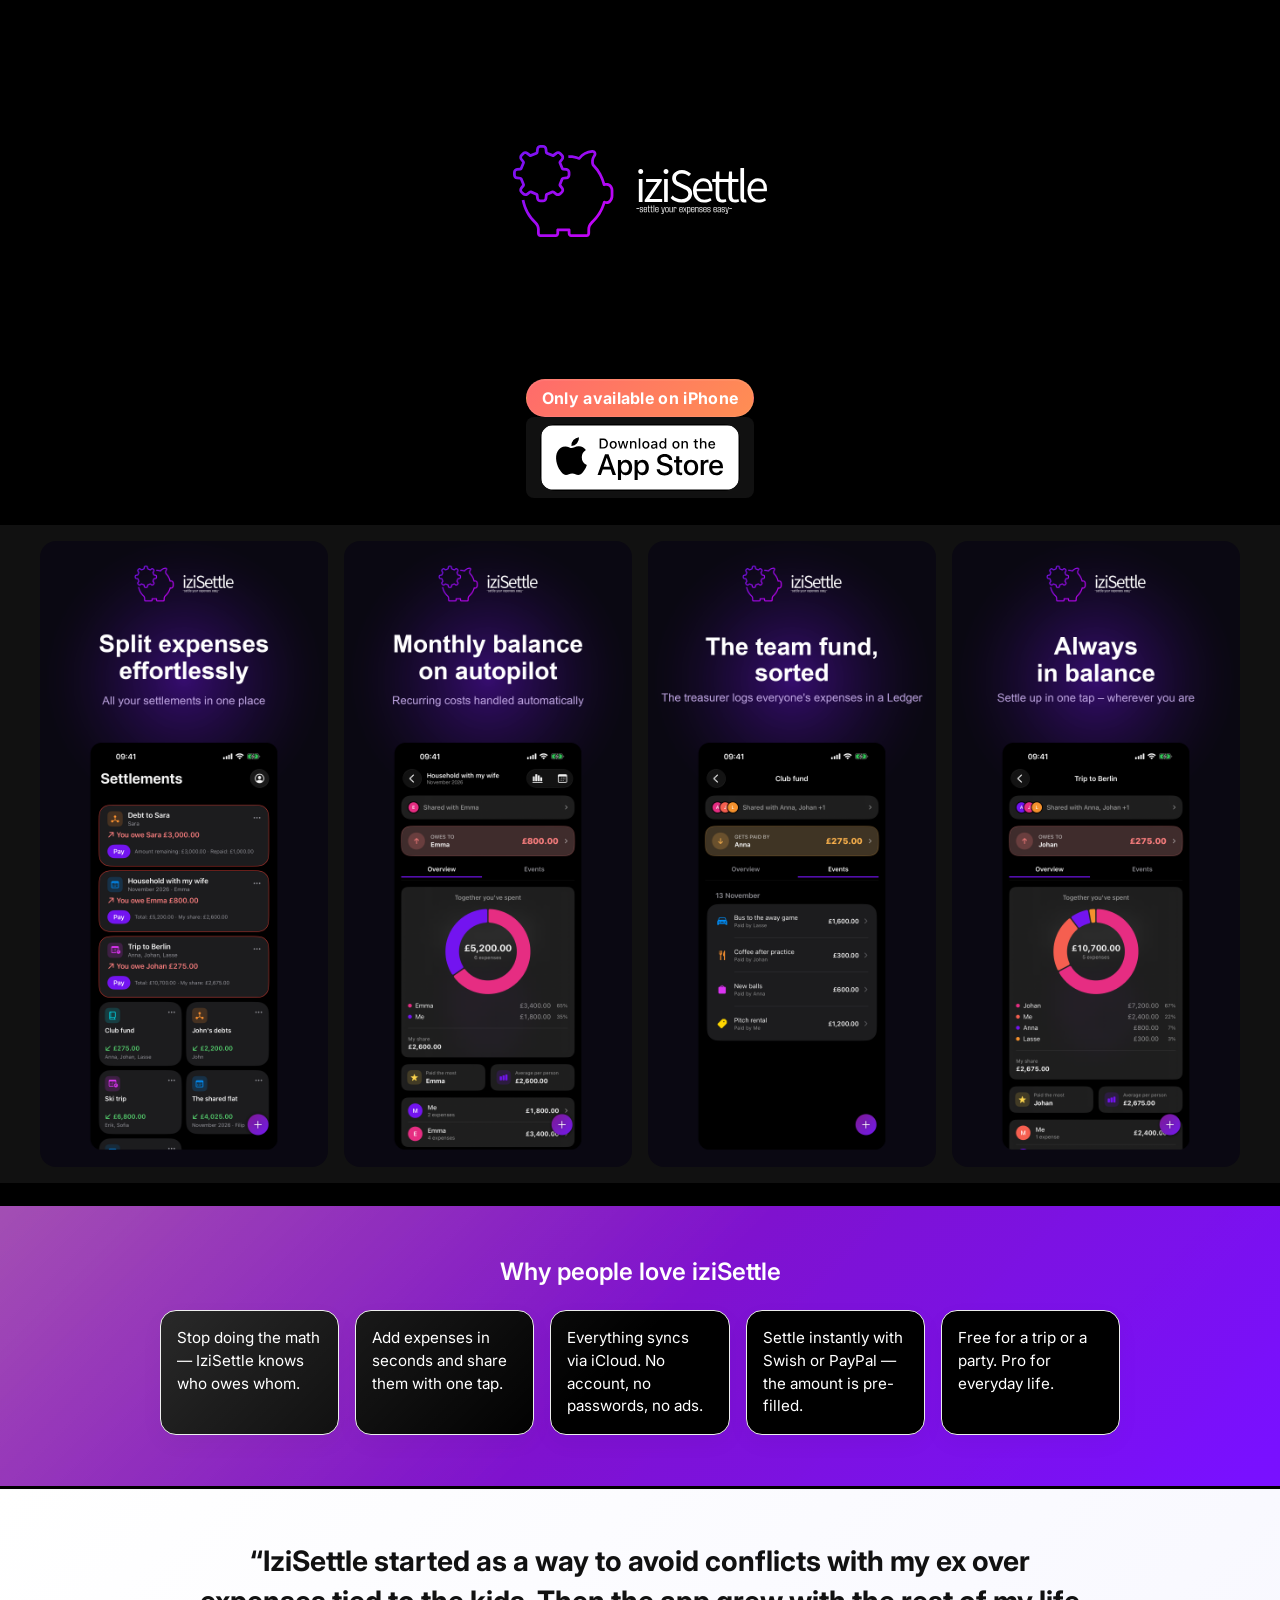
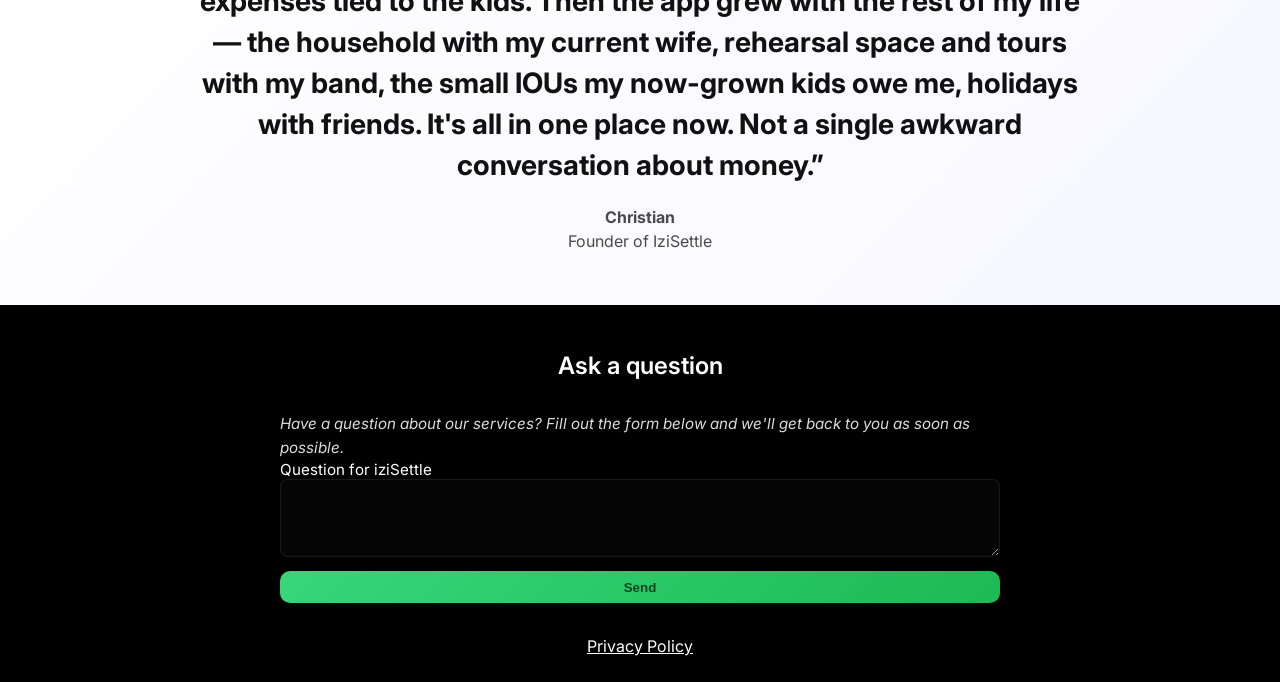
<file: index.html>
<!doctype html>
<html lang="en">
  <head>
    <meta charset="UTF-8" />
    <meta name="viewport" content="width=device-width, initial-scale=1.0" />
    <title>iziSettle -settle your expenses easy-</title>
    <link rel="icon" href="images/logo.png" type="image/png" />
    <link rel="stylesheet" href="index.css" />
    <script type="module" src="js/brandHeader.js"></script>
    <script type="module" src="js/form.js"></script>
    <script type="module" src="js/appStoreLink.js"></script>
    <script type="module" src="js/imageGallery.js"></script>
    <script type="module" src="js/languagePrompt.js"></script>
    <script type="module" src="js/valueStrip.js"></script>
    <script type="module" src="js/quote.js"></script>
    <meta property="og:title" content="IziSettle" />
    <meta property="og:image" content="https://izisettle.com/images/logo.png" />
  </head>
  <body>
    <main>
      <brand-header></brand-header>
      <app-store-link language="en"></app-store-link>
      <app-gallery language="en"></app-gallery>
      <value-strip language="en"></value-strip>
      <quote-card language="en"></quote-card>
      <faq-comp language="en"></faq-comp>
      <contact-form language="en"></contact-form>
      <a href="privacy/">Privacy Policy</a>
    </main>
  </body>
</html>
</file>
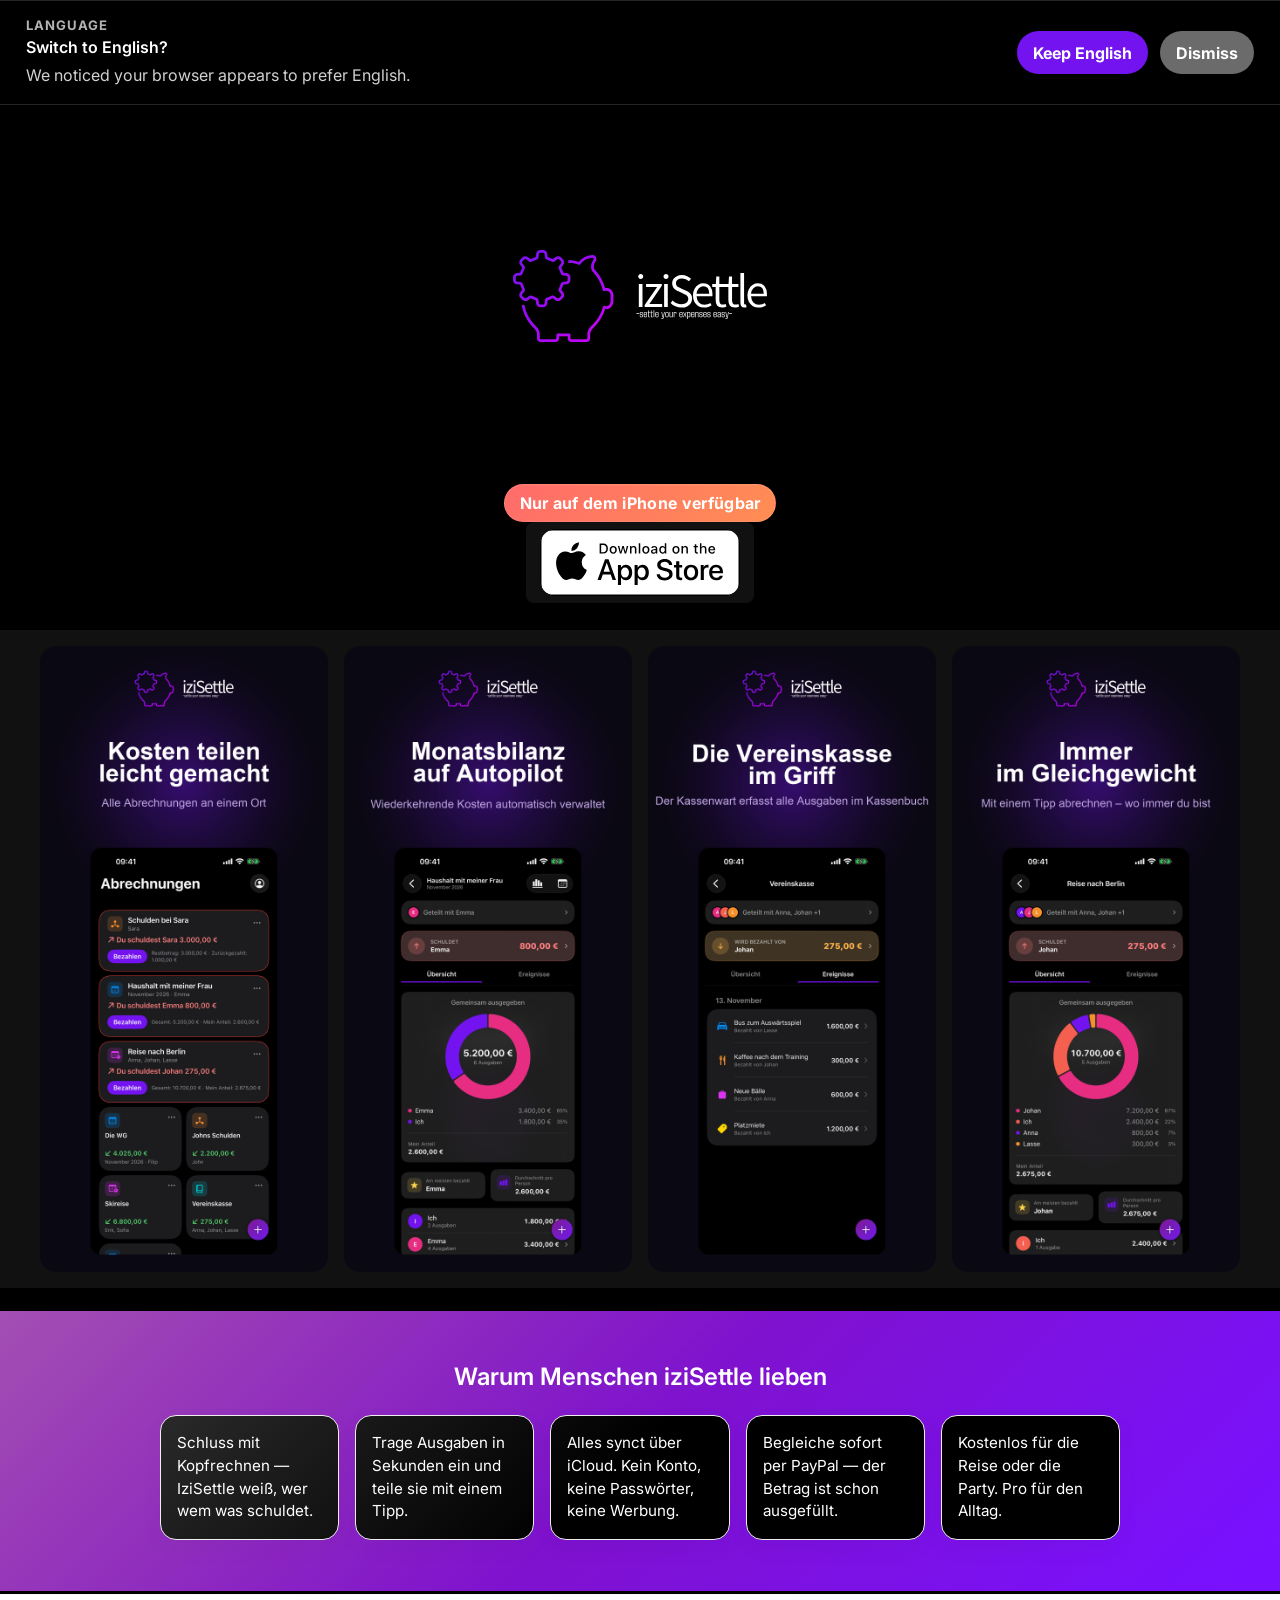
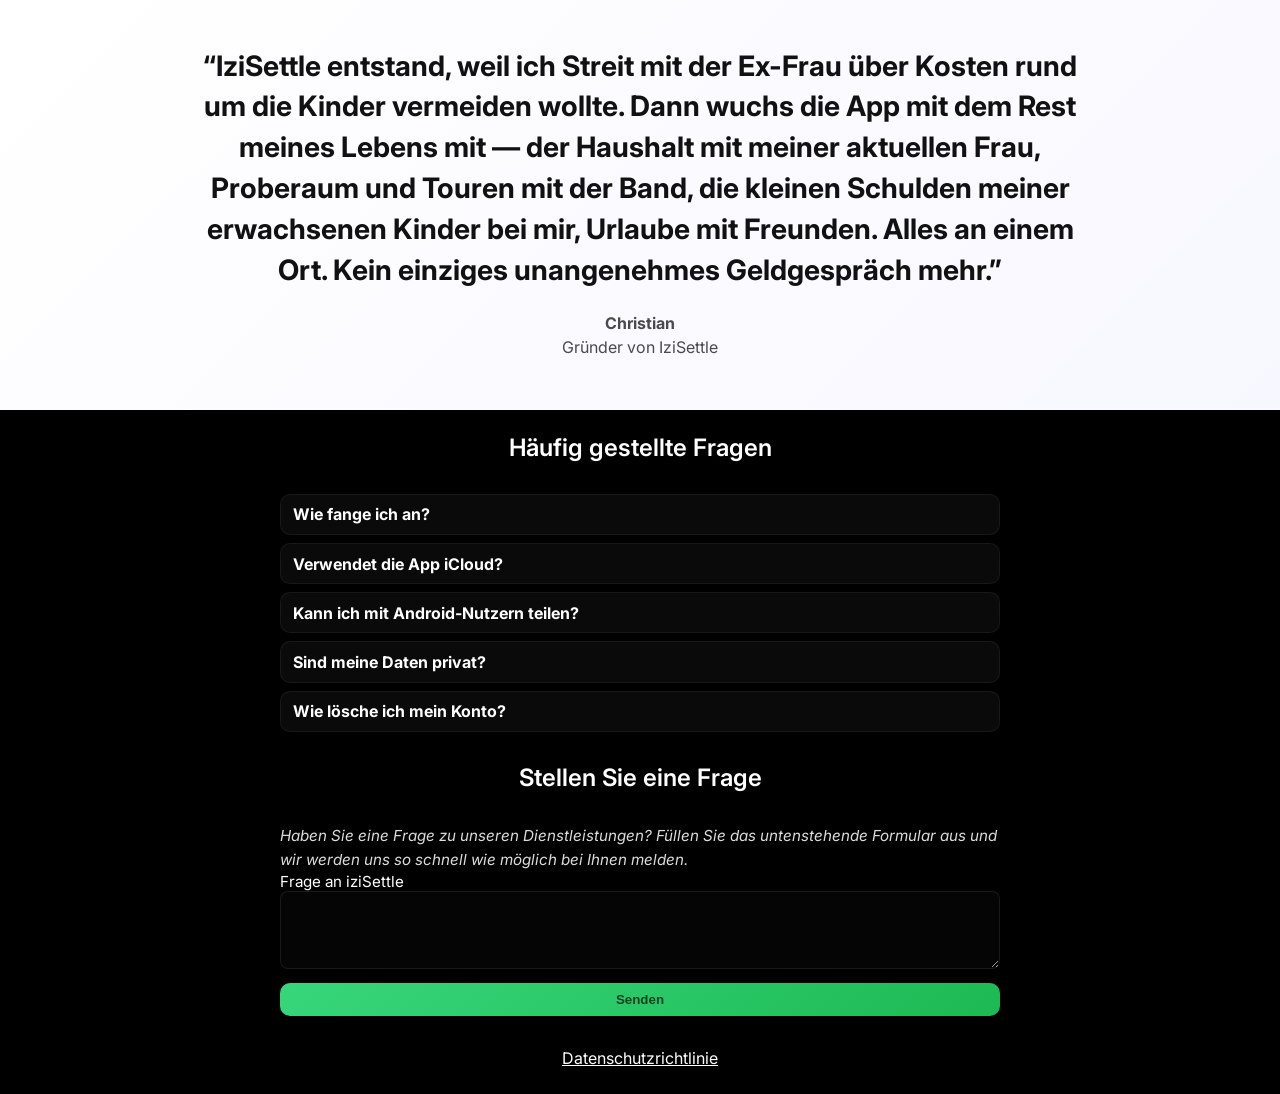
<file: de/index.html>
<!doctype html>
<html lang="de">
  <head>
    <meta charset="UTF-8" />
    <meta name="viewport" content="width=device-width, initial-scale=1.0" />
    <title>IziSettle -- settle your expenses with ease --</title>
    <link rel="icon" href="../images/logo.png" type="image/png" />
    <link rel="stylesheet" href="../index.css" />
    <script type="module" src="../js/form.js"></script>
    <script type="module" src="../js/faq.js"></script>
    <script type="module" src="../js/imageGallery.js"></script>
    <script type="module" src="../js/appStoreLink.js"></script>
    <script type="module" src="../js/languagePrompt.js"></script>
    <script type="module" src="../js/valueStrip.js"></script>
    <script type="module" src="../js/quote.js"></script>
    <script type="module" src="../js/brandHeader.js"></script>
    <meta property="og:title" content="IziSettle" />
    <meta property="og:image" content="https://izisettle.com/images/logo.png" />
  </head>
  <body>
    <main>
      <brand-header></brand-header>
      <app-store-link
        language="de"
        image-path="../images/appstore.svg"
      ></app-store-link>

      <app-gallery language="de"></app-gallery>
      <value-strip language="de"></value-strip>
      <quote-card language="de"></quote-card>
      <faq-comp language="de"></faq-comp>
      <contact-form language="de"></contact-form>
      <a href="privacy/">Datenschutzrichtlinie</a>
    </main>
  </body>
</html>
</file>
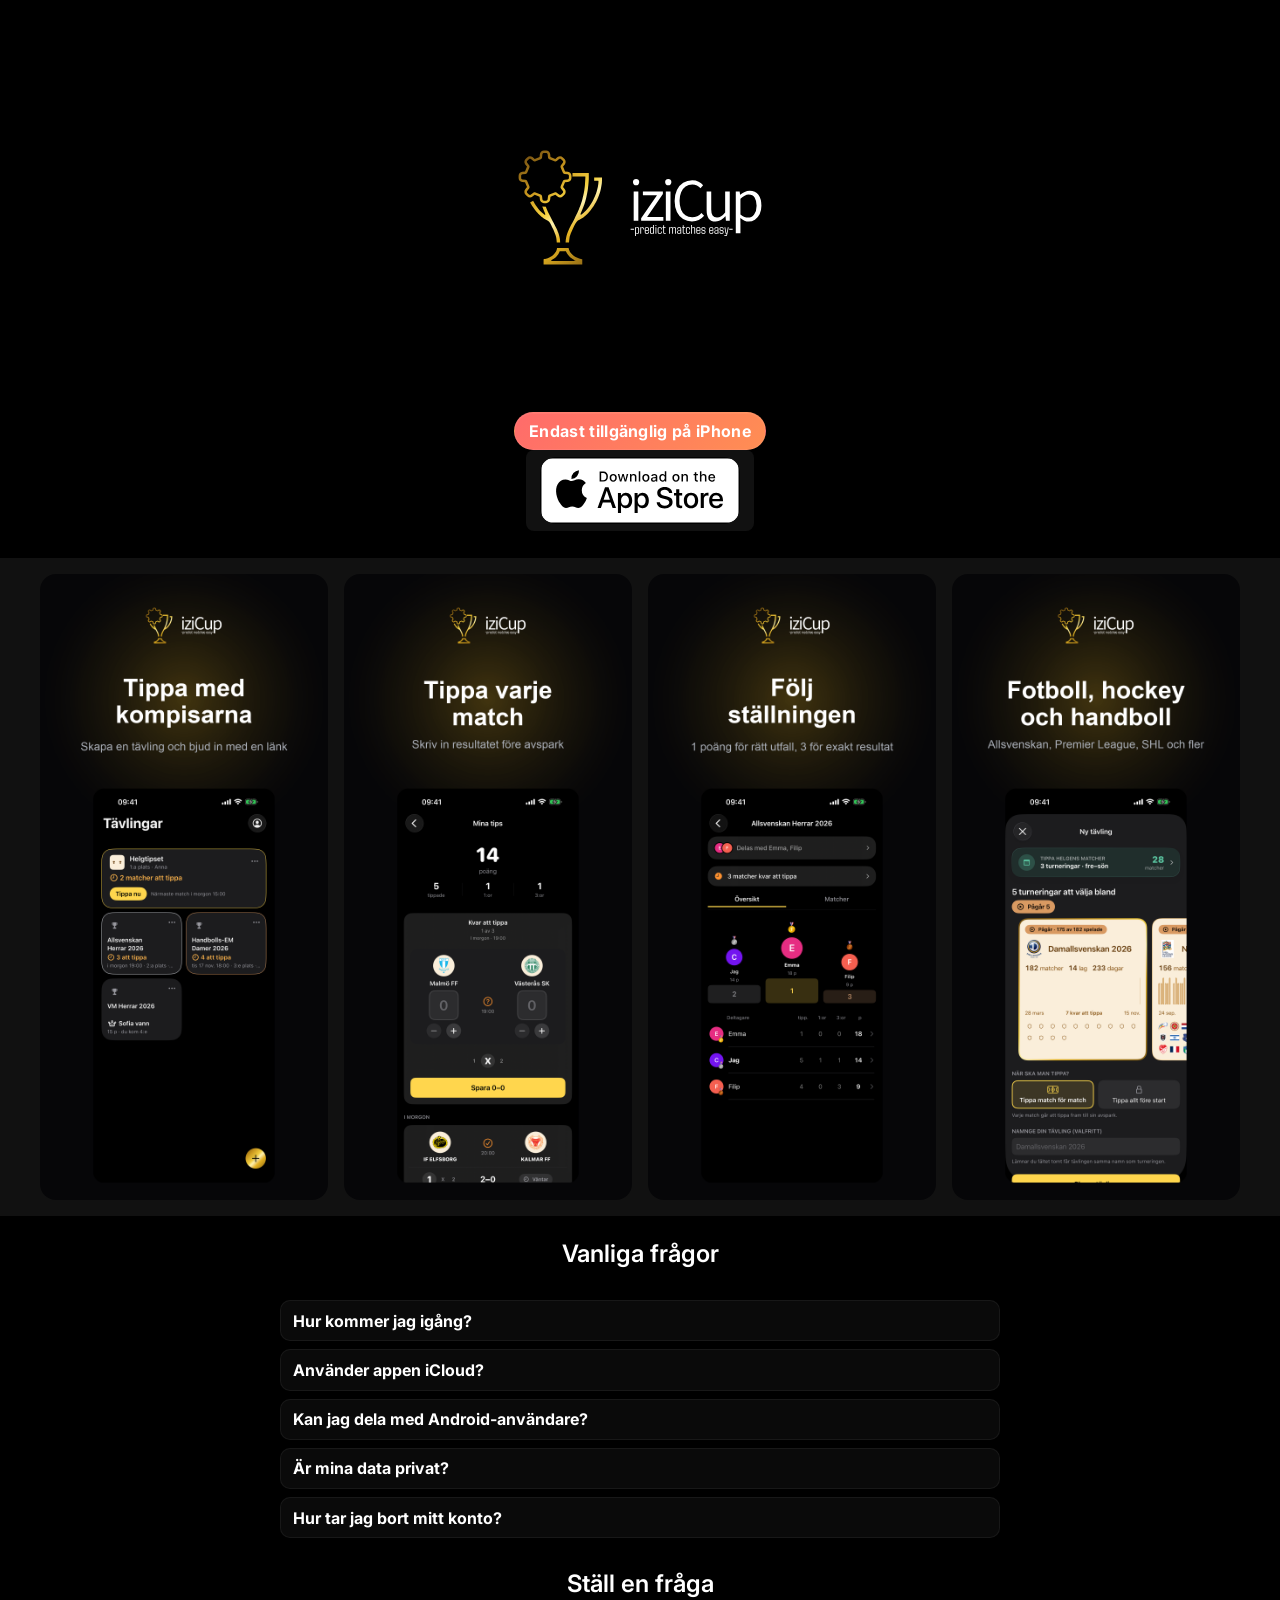
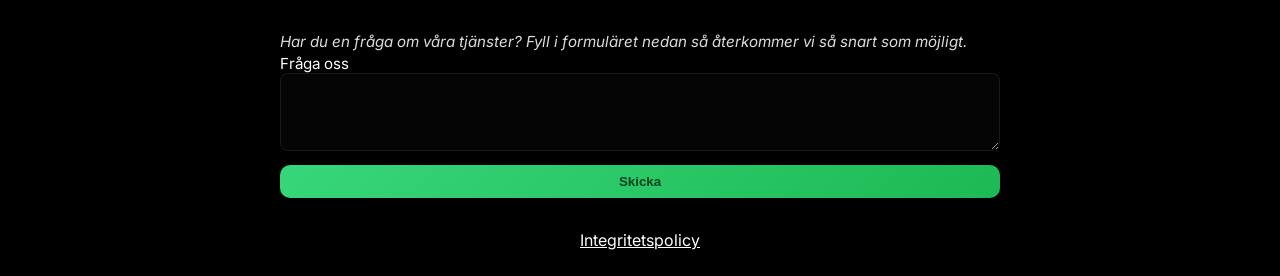
<file: izicup/index.html>
<!doctype html>
<html lang="sv">
  <head>
    <meta charset="UTF-8" />
    <meta name="viewport" content="width=device-width, initial-scale=1.0" />
    <title>iziCup -predict matches easy-</title>
    <link rel="icon" href="../images/izicup/logo.png" type="image/png" />
    <link rel="stylesheet" href="../index.css" />
    <script type="module" src="../js/brandHeader.js"></script>
    <script type="module" src="../js/form.js"></script>
    <script type="module" src="../js/faq.js"></script>
    <script type="module" src="../js/imageGallery.js"></script>
    <script type="module" src="../js/appStoreLink.js"></script>
    <script type="module" src="../js/valueStrip.js"></script>
    <script type="module" src="../js/quote.js"></script>
    <meta property="og:title" content="IziCup" />
    <meta
      property="og:image"
      content="https://izisettle.com/images/izicup/logo.png"
    />
  </head>
  <body>
    <main>
      <brand-header izicup></brand-header>
      <app-store-link
        language="sv"
        izicup
        image-path="../images/appstore.svg"
      ></app-store-link>

      <app-gallery language="sv" izicup></app-gallery>
      <!-- <value-strip language="sv"></value-strip>
      <quote-card language="sv"></quote-card> -->
      <faq-comp language="sv" iziCup></faq-comp>
      <contact-form language="sv"></contact-form>
      <a href="privacy/">Integritetspolicy</a>
    </main>
  </body>
</html>
</file>
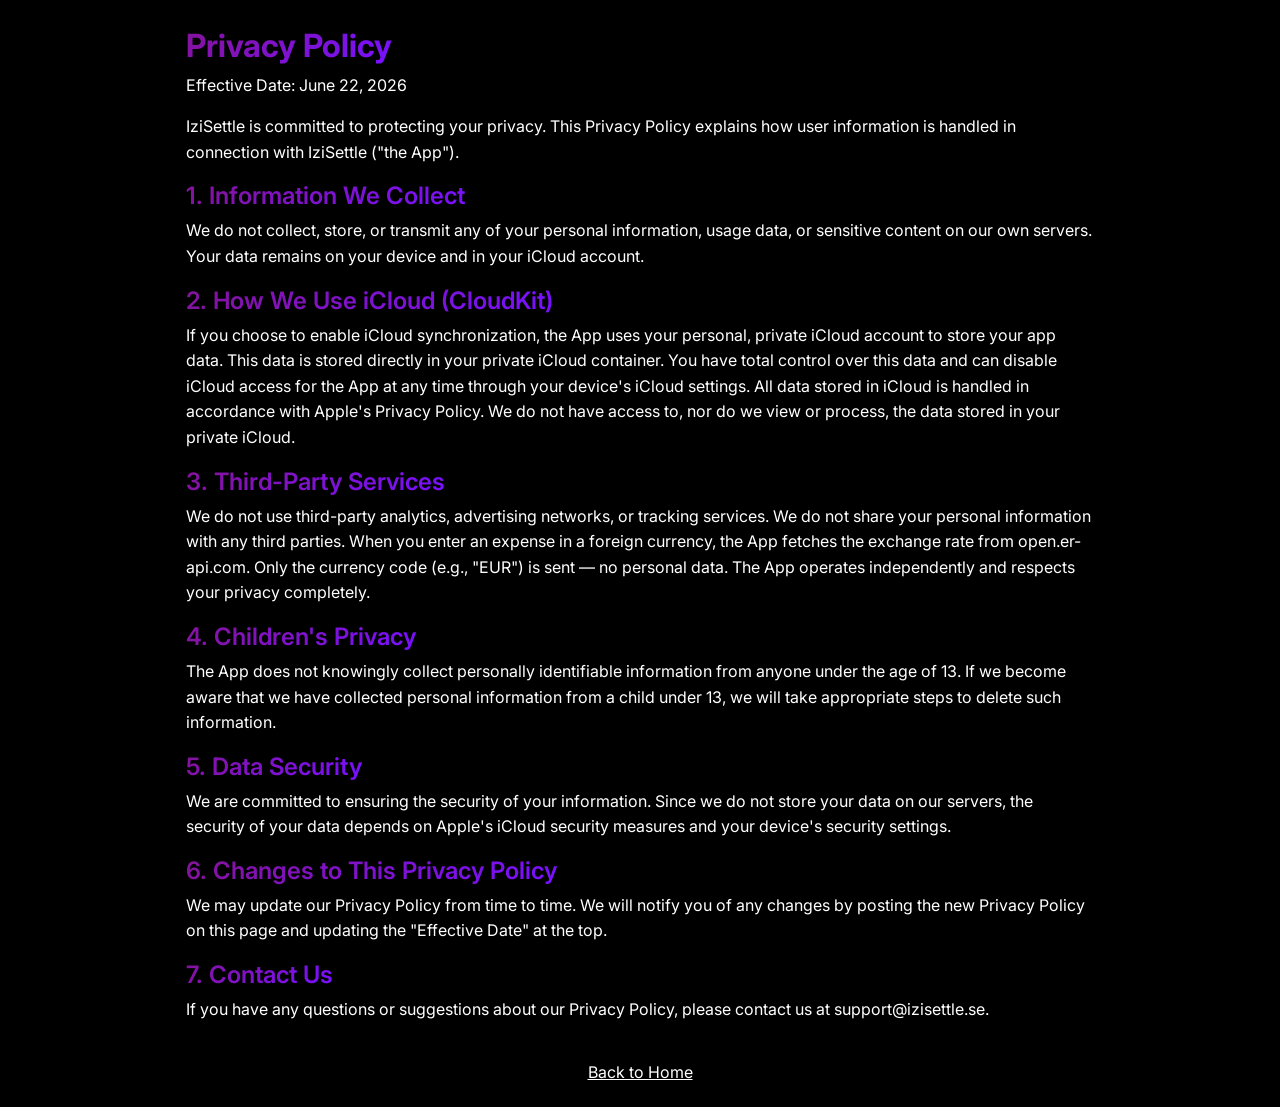
<file: privacy/index.html>
<!doctype html>
<html lang="en">
  <head>
    <meta charset="utf-8" />
    <meta name="viewport" content="width=device-width,initial-scale=1" />
    <title>Privacy Policy — IziSettle</title>
    <link rel="icon" href="../images/logo.png" type="image/png" />
    <link rel="stylesheet" href="../index.css" />
    <script type="module" src="../js/privacy.js"></script>
    <script type="module" src="../js/languagePrompt.js"></script>
    <meta property="og:title" content="IziSettle" />
    <meta property="og:image" content="https://izisettle.com/images/logo.png" />
  </head>
  <body>
    <main>
      <privacy-policy language="en"></privacy-policy>
      <a href="/">Back to Home</a>
    </main>
  </body>
</html>
</file>
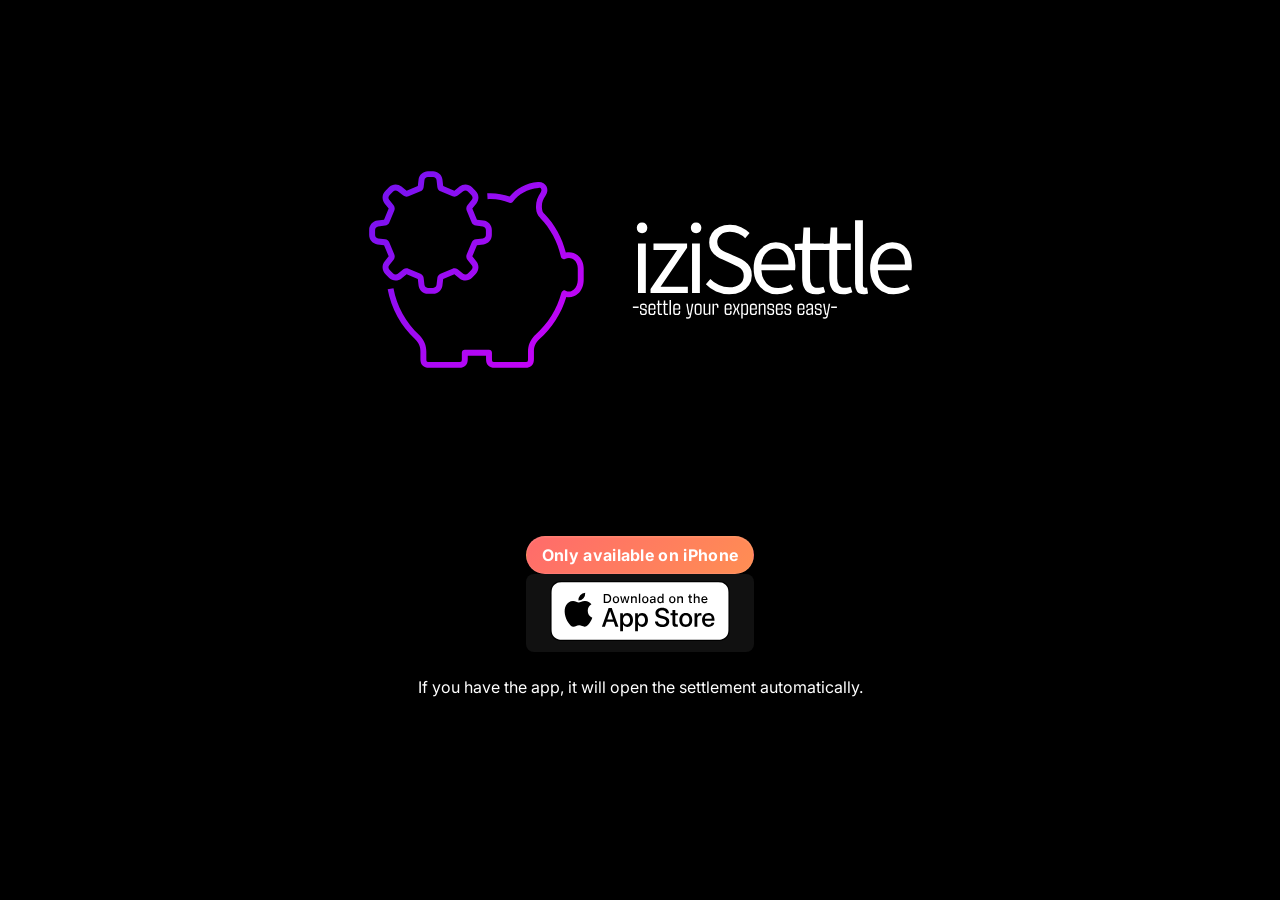
<file: s/index.html>
<!doctype html>
<html lang="sv">
  <head>
    <meta charset="utf-8" />
    <meta name="viewport" content="width=device-width, initial-scale=1" />
    <title>IziSettle</title>
    <link rel="stylesheet" href="../index.css" />
    <meta property="og:title" content="IziSettle" />
    <meta property="og:image" content="https://izisettle.com/images/logo.png" />
    <script type="module" src="../js/appStoreLink.js"></script>
    <script type="module" src="../js/brandHeader.js"></script>
  </head>
  <body>
    <main>
      <brand-header></brand-header>
      <app-store-link
        image-path="../images/appstore.svg"
        language="en"
      ></app-store-link>
      <p>If you have the app, it will open the settlement automatically.</p>
    </main>
  </body>
</html>
</file>
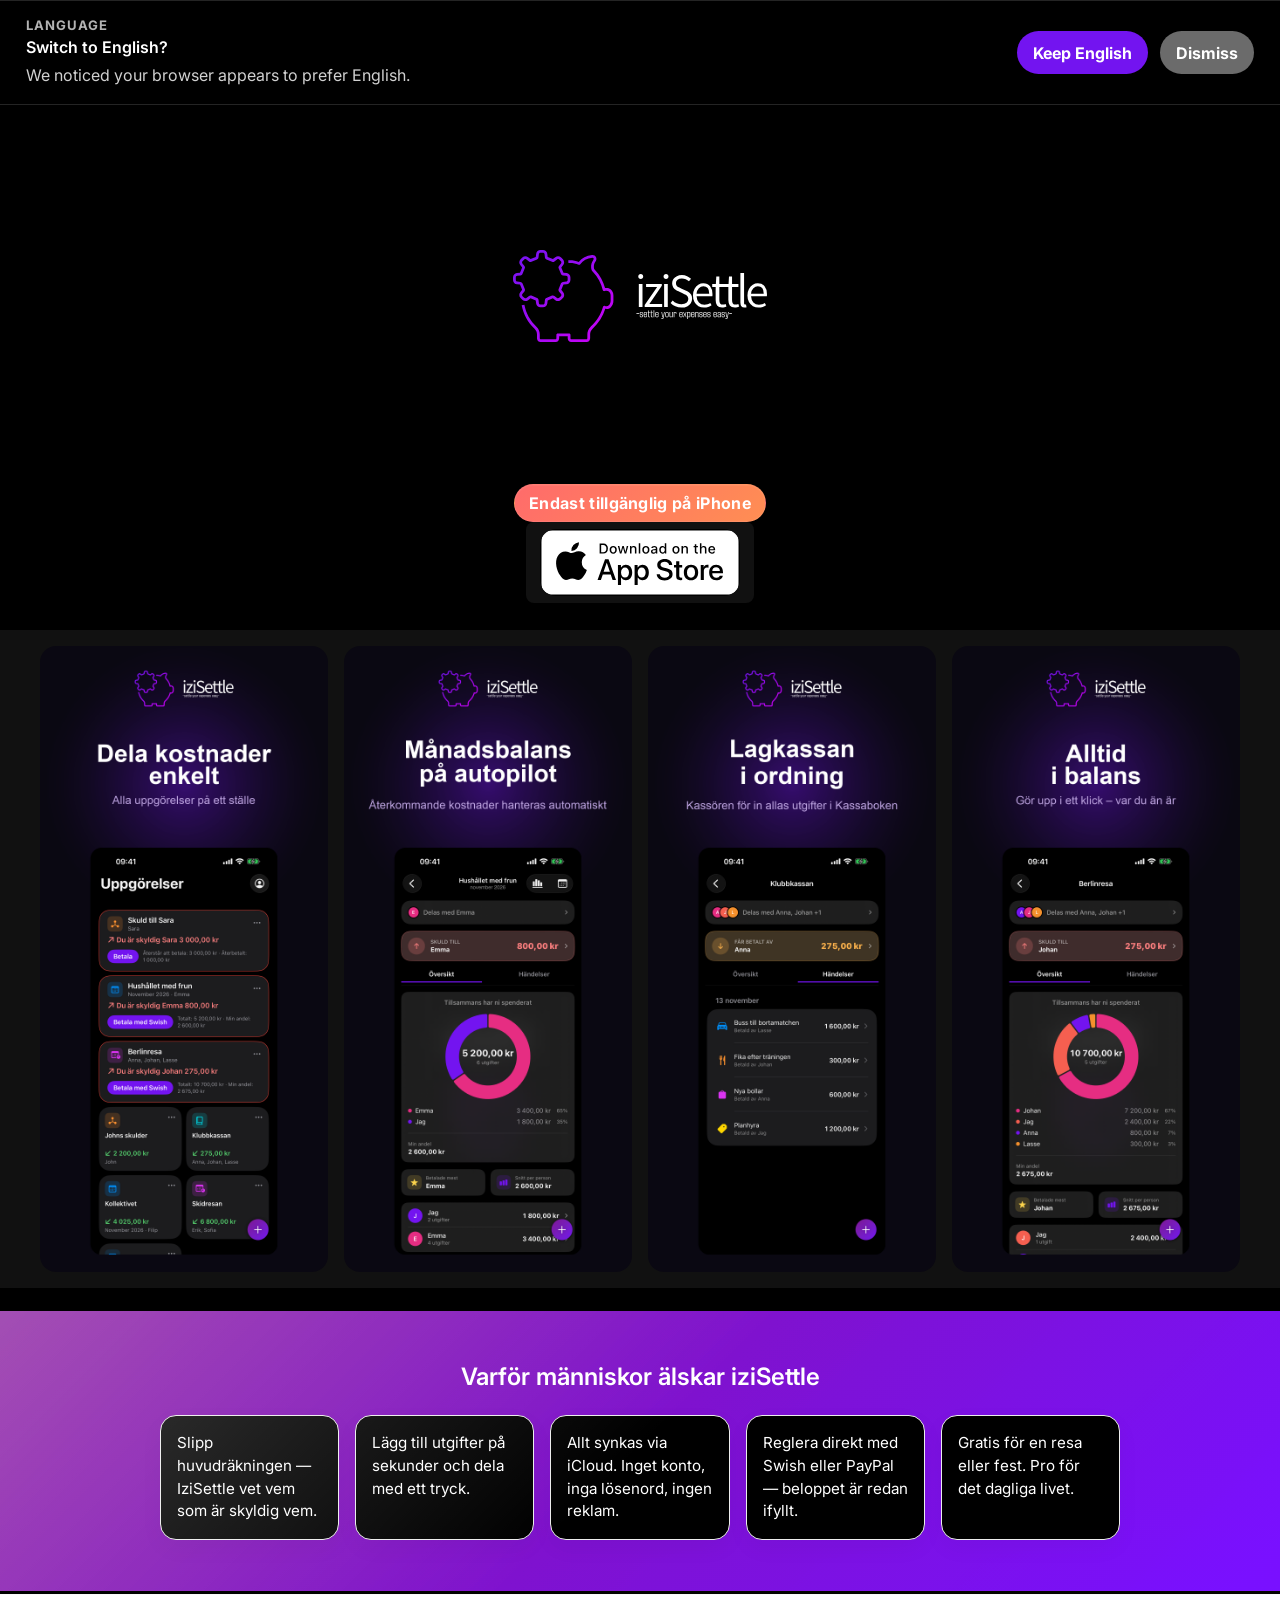
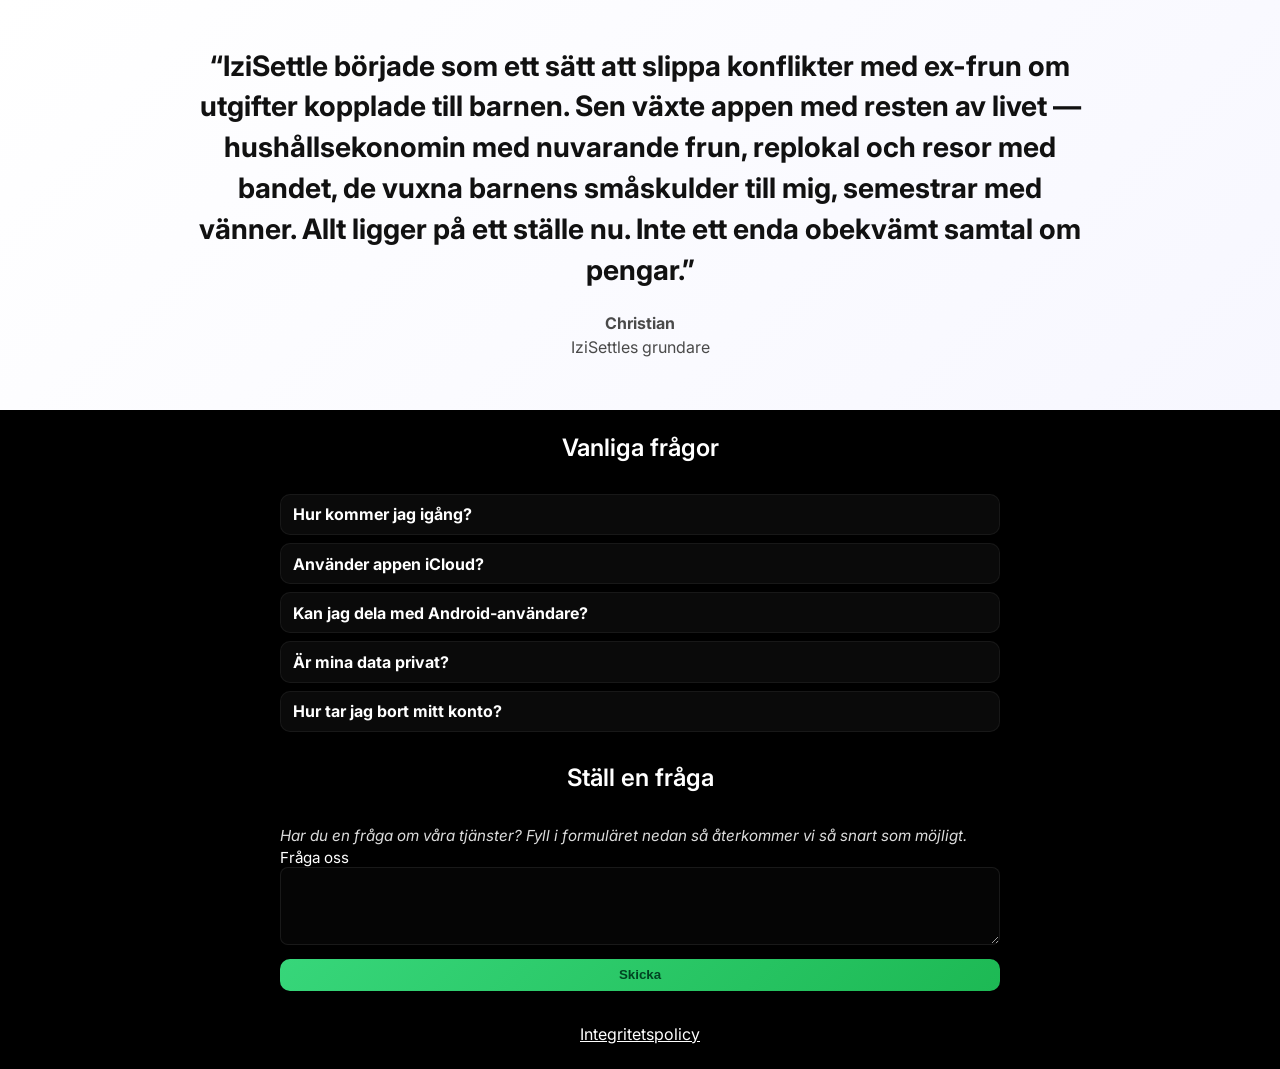
<file: se/index.html>
<!doctype html>
<html lang="sv">
  <head>
    <meta charset="UTF-8" />
    <meta name="viewport" content="width=device-width, initial-scale=1.0" />
    <title>IziSettle -- settle your expenses with ease --</title>
    <link rel="icon" href="../images/logo.png" type="image/png" />
    <link rel="stylesheet" href="../index.css" />
    <script type="module" src="../js/form.js"></script>
    <script type="module" src="../js/faq.js"></script>
    <script type="module" src="../js/imageGallery.js"></script>
    <script type="module" src="../js/appStoreLink.js"></script>
    <script type="module" src="../js/languagePrompt.js"></script>
    <script type="module" src="../js/valueStrip.js"></script>
    <script type="module" src="../js/quote.js"></script>
    <script type="module" src="../js/brandHeader.js"></script>
    <meta property="og:title" content="IziSettle" />
    <meta property="og:image" content="https://izisettle.com/images/logo.png" />
  </head>
  <body>
    <main>
      <brand-header></brand-header>
      <app-store-link
        language="sv"
        image-path="../images/appstore.svg"
      ></app-store-link>

      <app-gallery language="sv"></app-gallery>
      <value-strip language="sv"></value-strip>
      <quote-card language="sv"></quote-card>
      <faq-comp language="sv"></faq-comp>
      <contact-form language="sv"></contact-form>
      <a href="privacy/">Integritetspolicy</a>
    </main>
  </body>
</html>
</file>
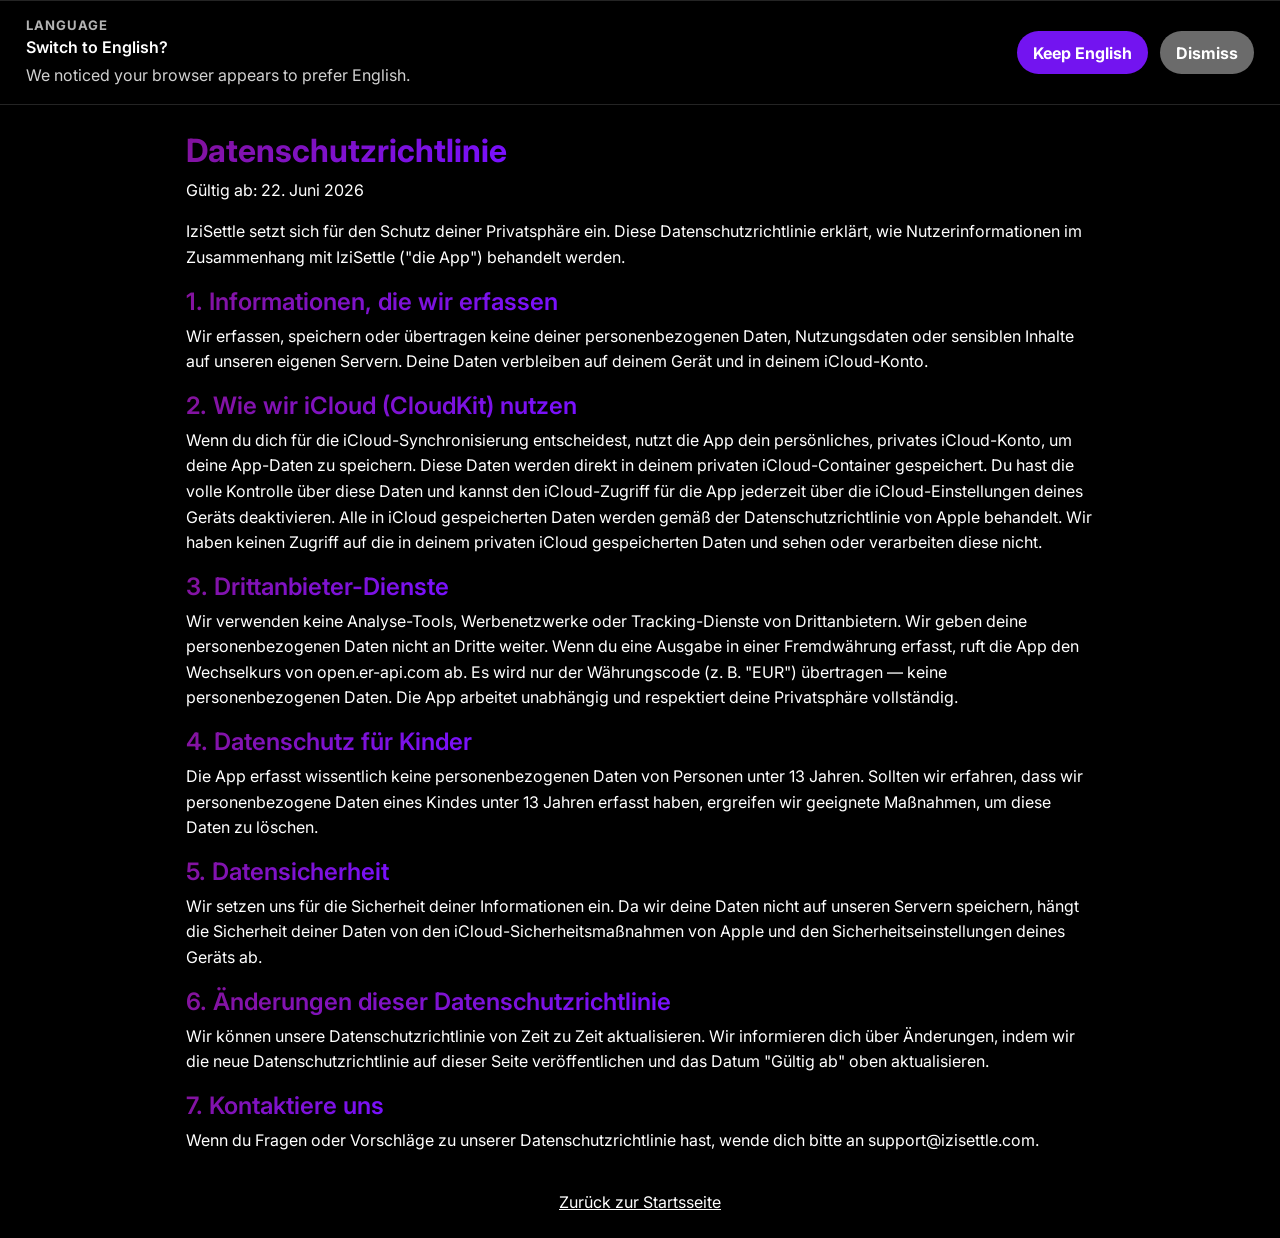
<file: de/privacy/index.html>
<!doctype html>
<html lang="de">
  <head>
    <meta charset="utf-8" />
    <meta name="viewport" content="width=device-width,initial-scale=1" />
    <title>Datenschutzrichtlinie — IziSettle</title>
    <link rel="icon" href="../../images/logo.png" type="image/png" />
    <link rel="stylesheet" href="../../index.css" />
    <script type="module" src="../../js/privacy.js"></script>
    <script type="module" src="../../js/languagePrompt.js"></script>
    <meta property="og:title" content="IziSettle" />
    <meta property="og:image" content="https://izisettle.com/images/logo.png" />
  </head>
  <body>
    <main>
      <privacy-policy language="de"></privacy-policy>
      <a href="../index.html">Zurück zur Startsseite</a>
    </main>
  </body>
</html>
</file>
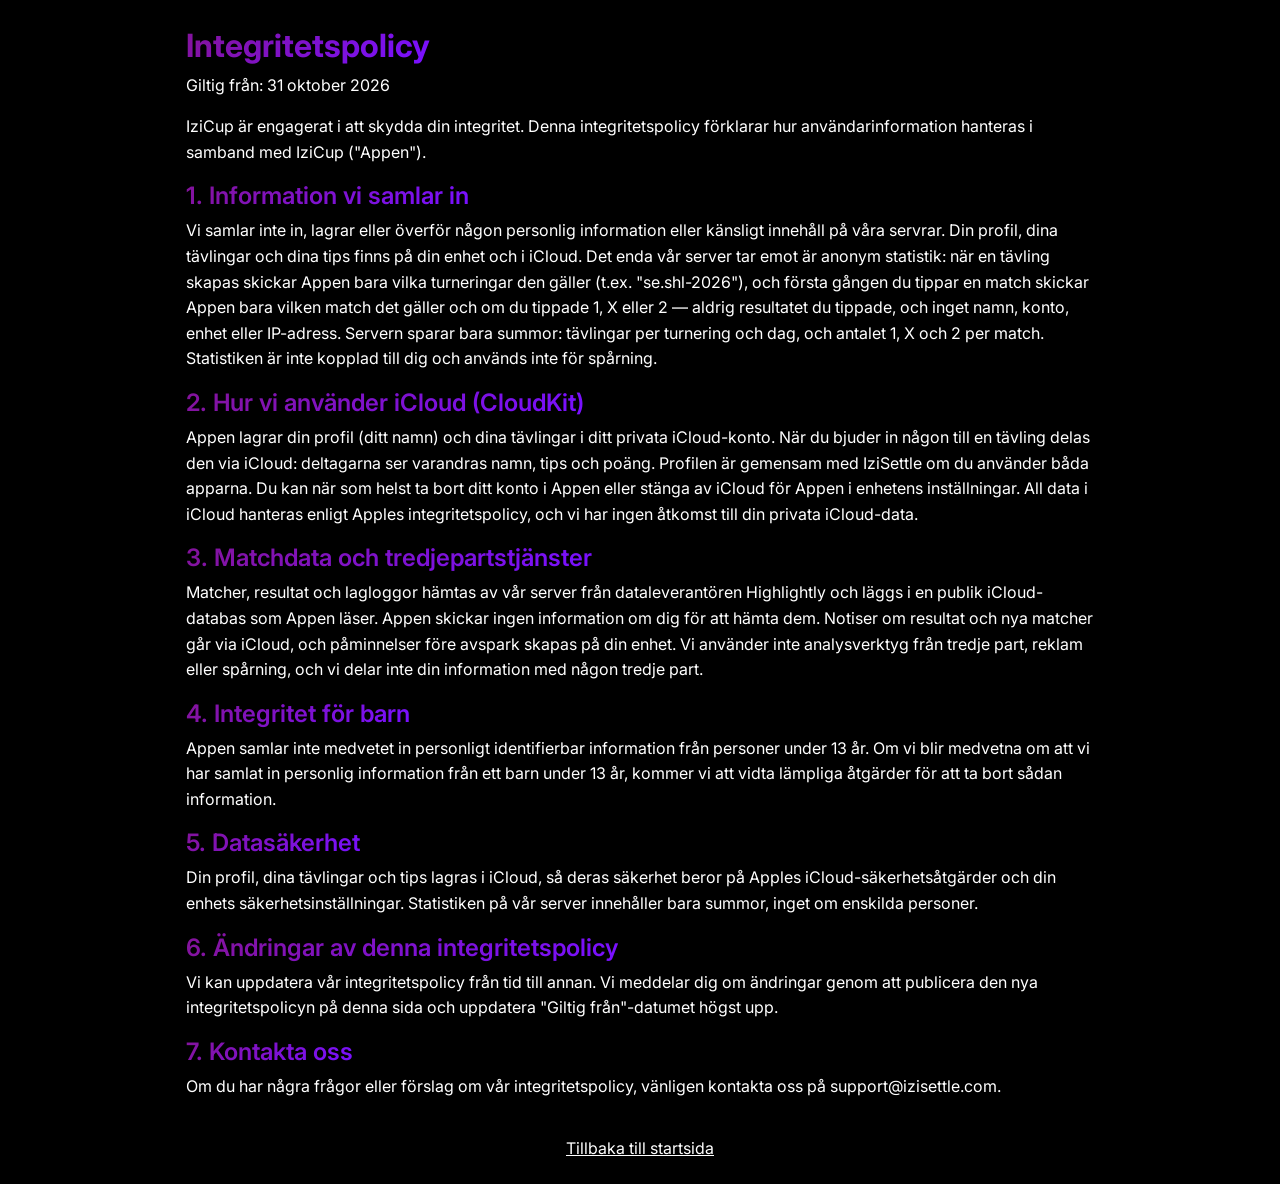
<file: izicup/privacy/index.html>
<!doctype html>
<html lang="sv">
  <head>
    <meta charset="utf-8" />
    <meta name="viewport" content="width=device-width,initial-scale=1" />
    <title>Integritetspolicy — IziCup</title>
    <link rel="icon" href="../../images/izicup/logo.png" type="image/png" />
    <link rel="stylesheet" href="../../index.css" />
    <script type="module" src="../../js/privacy.js"></script>
    <meta property="og:title" content="IziCup" />
    <meta
      property="og:image"
      content="https://izisettle.com/images/izicup/logo.png"
    />
  </head>
  <body>
    <main>
      <privacy-policy app="izicup" language="sv"></privacy-policy>
      <a href="../index.html">Tillbaka till startsida</a>
    </main>
  </body>
</html>
</file>
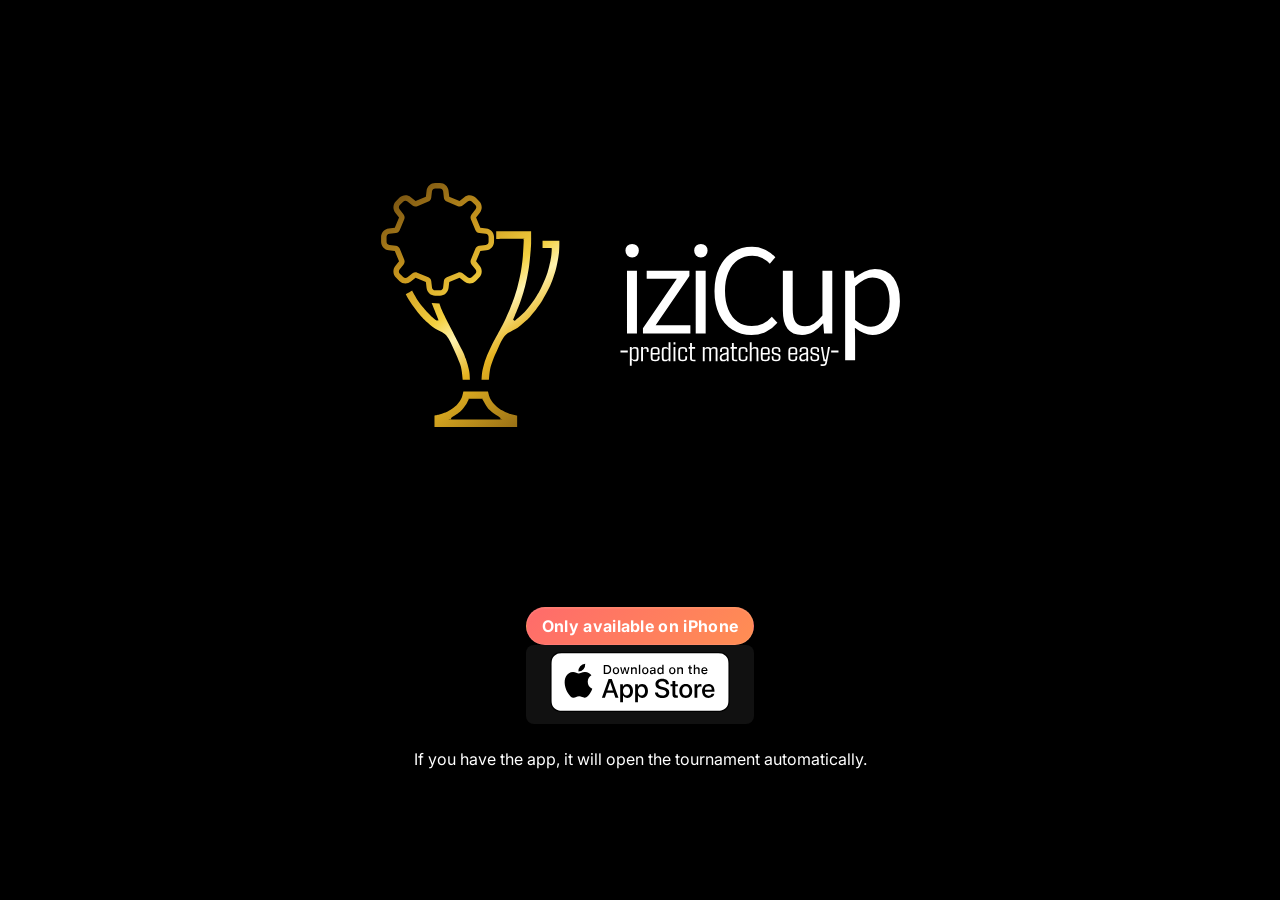
<file: izicup/s/index.html>
<!doctype html>
<html lang="sv">
  <head>
    <meta charset="utf-8" />
    <meta name="viewport" content="width=device-width, initial-scale=1" />
    <title>IziCup</title>
    <link rel="icon" href="../../images/izicup/logo.png" type="image/png" />
    <link rel="stylesheet" href="../../index.css" />
    <meta property="og:title" content="IziCup" />
    <meta
      property="og:image"
      content="https://izisettle.com/images/izicup/logo.png"
    />
    <script type="module" src="../../js/appStoreLink.js"></script>
    <script type="module" src="../../js/brandHeader.js"></script>
  </head>
  <body>
    <main>
      <brand-header izicup></brand-header>
      <app-store-link
        image-path="../../images/appstore.svg"
        language="en"
        izicup
      ></app-store-link>
      <p>If you have the app, it will open the tournament automatically.</p>
    </main>
  </body>
</html>
</file>
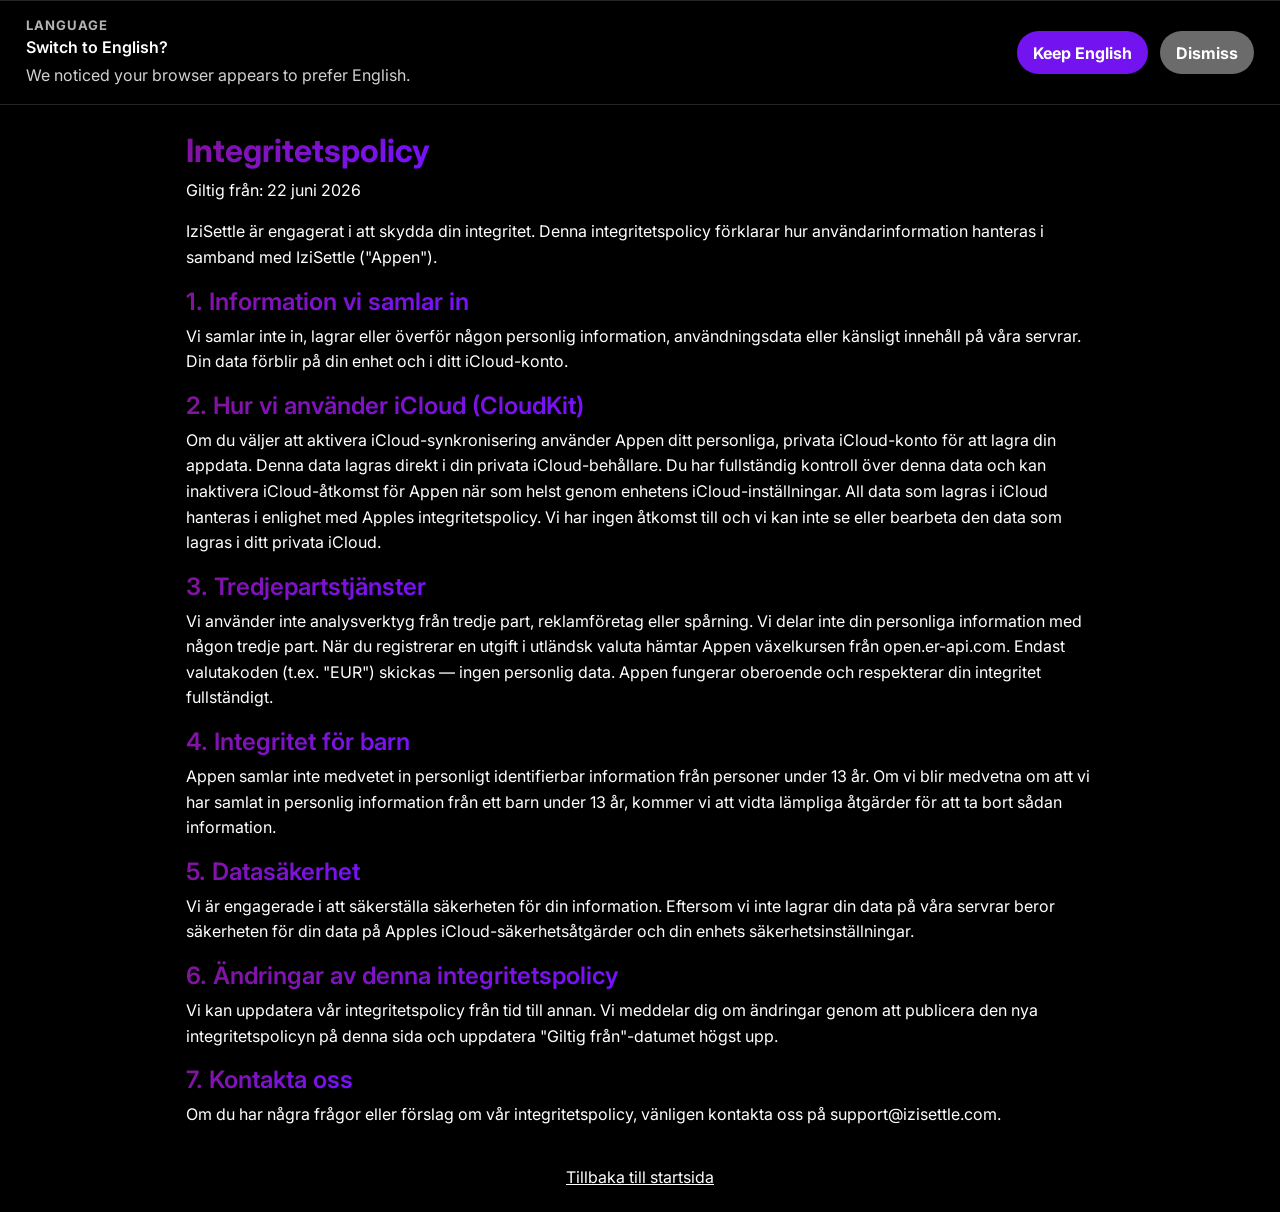
<file: se/privacy/index.html>
<!doctype html>
<html lang="sv">
  <head>
    <meta charset="utf-8" />
    <meta name="viewport" content="width=device-width,initial-scale=1" />
    <title>Integritetspolicy — IziSettle</title>
    <link rel="icon" href="../../images/logo.png" type="image/png" />
    <link rel="stylesheet" href="../../index.css" />
    <script type="module" src="../../js/privacy.js"></script>
    <script type="module" src="../../js/languagePrompt.js"></script>
    <meta property="og:title" content="IziSettle" />
    <meta property="og:image" content="https://izisettle.com/images/logo.png" />
  </head>
  <body>
    <main>
      <privacy-policy language="sv"></privacy-policy>
      <a href="../index.html">Tillbaka till startsida</a>
    </main>
  </body>
</html>
</file>
<file: index.css>
@import url("https://fonts.googleapis.com/css2?family=Inter:wght@300;400;600;700&display=swap");
@import url("https://fonts.googleapis.com/css?family=Agdasima");
@import url("https://fonts.googleapis.com/css?family=Akatab");

:root {
  --base-font:
    "Inter", -apple-system, BlinkMacSystemFont, "Segoe UI", "Helvetica Neue",
    Arial, sans-serif;
  --page-max-width: 960px;
  --page-gutter: clamp(1rem, 2vw, 2rem);
  --surface: #000;
  --surface-elevated: rgb(115, 20, 240);
  --border-soft: rgba(255, 255, 255, 0.14);
  --border-faint: rgba(255, 255, 255, 0.08);
}

html,
body {
  height: 100%;
}

html {
  color-scheme: dark;
}

body {
  font-family: var(--base-font);
  color: rgb(115, 20, 240);
  -webkit-font-smoothing: antialiased;
  -moz-osx-font-smoothing: grayscale;
  margin: 0;
  padding: 0;
  background: var(--surface);
}

/* Paragraphs */
p {
  font-weight: 400;
  font-size: 1rem;
  line-height: 1.6;
  margin: 0 0 1rem 0;
  color: #fff;
}
ul,
li,
a {
  color: #fff;
}

/* Headings */
h1,
h2,
h3,
h4,
h5,
h6 {
  font-family: var(--base-font);
  font-weight: 600;
  margin: 0 0 0.5rem 0;
}

h1 {
  font-weight: 700;
  font-size: 2rem;
}

/* Homepage container only: use full-viewport centering for the landing page */
body > main {
  display: flex;
  flex-direction: column;
  align-items: center;
  justify-content: flex-start;
  gap: clamp(1rem, 1.8vw, 1.5rem);
  width: min(100%, var(--page-max-width));
  margin: 0 auto;
  padding: var(--page-gutter);
  box-sizing: border-box;
}

faq-comp,
contact-form,
app-store-link,
brand-header {
  display: block;
  width: 100%;
  text-align: center;
}

brand-header {
  width: 100vw;
  margin-inline: calc(50% - 50vw);
}

.brand-header {
  box-sizing: border-box;
  width: 100%;
  padding: clamp(4rem, 8vw, 6rem) var(--page-gutter);
  background: #000;
  color: #fff;
  text-align: center;
}

.brand-header__title {
  margin: 0;
}

.brand-header__image {
  display: block;
  width: min(100%, 641px);
  height: auto;
  margin-inline: auto;
}

.quote-card {
  width: 100vw;
  margin-top: -20px;
  margin-inline: calc(50% - 50vw);
  background: linear-gradient(135deg, #ffffff 0%, #f7f7ff 100%);
  color: #111;
  padding: clamp(2.25rem, 4vw, 3.5rem) var(--page-gutter);
  box-sizing: border-box;
}

.quote-card__inner {
  max-width: min(900px, 100%);
  margin: 0 auto;
  text-align: center;
}

.quote-card__quote {
  margin: 0 0 1.25rem;
  color: #111;
  font-size: clamp(1.35rem, 2.2vw, 2rem);
  line-height: 1.45;
  font-weight: 700;
}

.quote-card__author,
.quote-card__role {
  margin: 0;
  color: #4a4a4a;
  font-size: 1rem;
  line-height: 1.5;
}

.quote-card__author {
  font-weight: 700;
}

.value-strip {
  width: 100vw;
  margin-inline: calc(50% - 50vw);
  background: #fff;
  padding: clamp(2rem, 4vw, 3.25rem) var(--page-gutter);
  box-sizing: border-box;
}

.value-strip__inner {
  max-width: var(--page-max-width);
  margin: 0 auto;
}

.value-strip h2 {
  margin-bottom: 1.5rem;
  text-align: center;
  color: #fff;
}

.value-strip__points {
  display: grid;
  grid-template-columns: repeat(5, minmax(0, 1fr));
  gap: 1rem;
}

.value-strip__point {
  background: #000;
  border: 1px solid #ececec;
  border-radius: 16px;
  padding: 1rem;
  box-shadow: 0 8px 24px rgba(0, 0, 0, 0.04);
}

.value-strip__point h3 {
  margin-bottom: 0.4rem;
  color: #fff;
  font-size: 1rem;
}

.value-strip__point p {
  margin: 0;
  color: #fff;
  font-size: 0.95rem;
  line-height: 1.5;
}

.language-prompt {
  position: sticky;
  inset-block-start: 0;
  z-index: 1000;
  box-sizing: border-box;
  width: 100vw;
  margin-inline: calc(50% - 50vw);
  padding: 1rem var(--page-gutter);
  border-radius: 0;
  border-block: 1px solid var(--border-soft);
  border-inline: 0;
  background: var(--surface);
  box-shadow: 0 10px 30px rgba(0, 0, 0, 0.3);
  color: #fff;
  display: flex;
  gap: 1rem;
  align-items: center;
  justify-content: space-between;
}

.language-prompt__content {
  flex: 1;
  text-align: left;
  min-width: 0;
}

.language-prompt__eyebrow {
  display: block;
  margin-bottom: 0.2rem;
  font-size: 0.82rem;
  font-weight: 700;
  letter-spacing: 0.08em;
  text-transform: uppercase;
  color: rgba(255, 255, 255, 0.7);
}

.language-prompt__title {
  margin: 0 0 0.25rem 0;
  font-size: 1rem;
  line-height: 1.4;
  color: #fff;
  text-align: left;
}

.language-prompt__text {
  margin: 0;
  color: rgba(255, 255, 255, 0.82);
}

.language-prompt__actions {
  display: flex;
  gap: 0.75rem;
  flex-wrap: wrap;
  justify-content: flex-end;
  flex: 0 0 auto;
}

.language-prompt__button,
.language-prompt__link {
  appearance: none;
  border: 0;
  border-radius: 999px;
  padding: 0.7rem 1rem;
  font: inherit;
  font-weight: 700;
  text-decoration: none;
  cursor: pointer;
  transition:
    transform 160ms ease,
    opacity 160ms ease,
    background 160ms ease;
}

.language-prompt__button:hover,
.language-prompt__link:hover {
  transform: translateY(-1px);
}

.language-prompt__button:focus,
.language-prompt__link:focus {
  outline: 2px solid rgb(115, 20, 240);
  outline-offset: 2px;
}

.language-prompt__button {
  color: #fff;
}

.language-prompt__link {
  background: var(--surface-elevated);
  color: #fff;
}

@media (max-width: 900px) {
  .value-strip__points {
    grid-template-columns: repeat(2, minmax(0, 1fr));
  }
}

@media (max-width: 640px) {
  .language-prompt {
    flex-direction: column;
    align-items: stretch;
    width: 100%;
    margin-inline: calc(50% - 50vw);
  }

  .value-strip__points {
    grid-template-columns: 1fr;
  }

  .language-prompt__actions {
    justify-content: space-between;
  }

  .language-prompt__button,
  .language-prompt__link {
    width: 100%;
    text-align: center;
  }
}

/* Shared section styles */
.faq,
.contact {
  width: 100%;
  max-width: 720px;
  margin: 0 auto;
  text-align: left;
  color: #fff;
}

.iphone-badge {
  display: inline-block;
  background: linear-gradient(135deg, #ff6b6b, #ff8e53);
  color: white;
  padding: 0.5rem 0.9rem;
  border-radius: 999px;
  font-weight: 700;
  box-shadow:
    0 6px 18px rgba(0, 0, 0, 0.35),
    0 1px 0 rgba(255, 255, 255, 0.06) inset;
  border: 1px solid rgba(255, 255, 255, 0.08);
  letter-spacing: 0.02em;
}

.app-store-link {
  display: inline-block;
  padding: 0.45rem 0.9rem;
  background: #111;
  color: #fff;
  border-radius: 8px;
  text-decoration: none;
  font-weight: 600;
}

.app-store-link:hover {
  transform: translateY(-2px);
}

.app-store-link:focus {
  outline: 2px solid rgb(115, 20, 240);
  outline-offset: 2px;
}

/* FAQ styles */
.faq details {
  background: rgba(255, 255, 255, 0.04);
  border: 1px solid rgba(255, 255, 255, 0.06);
  border-radius: 10px;
  margin: 0.5rem 0;
  padding: 0.6rem 0.75rem;
}

.faq summary {
  font-weight: 700;
  cursor: pointer;
  list-style: none;
}

.faq summary:focus {
  outline: 2px solid rgb(115, 20, 240);
  outline-offset: 2px;
  border-radius: 4px;
}

.faq summary::marker {
  content: none;
}

.faq details[open] {
  background: rgba(255, 255, 255, 0.06);
}

.faq p {
  margin: 0.5rem 0 0 0;
}

/* Contact form styles */
.contact form {
  display: grid;
  gap: 0.6rem;
}

.contact label {
  display: block;
  font-size: 0.95rem;
}

.contact-note {
  color: #dcdcdc;
  font-size: 0.95rem;
  margin: 0;
  font-style: italic;
}

input[type="text"],
input[type="email"],
textarea {
  width: 100%;
  padding: 0.5rem;
  border-radius: 8px;
  border: 1px solid rgba(255, 255, 255, 0.08);
  background: rgba(255, 255, 255, 0.02);
  color: #fff;
  box-sizing: border-box;
}

input[type="text"]:focus,
input[type="email"]:focus,
textarea:focus {
  outline: 2px solid rgb(115, 20, 240);
  outline-offset: 2px;
  background: rgba(255, 255, 255, 0.04);
}

button[type="submit"] {
  padding: 0.55rem 0.9rem;
  background: linear-gradient(135deg, #37d67a, #1db954);
  color: #042;
  border: none;
  border-radius: 10px;
  font-weight: 700;
  cursor: pointer;
}

button[type="submit"]:focus {
  outline: 2px solid rgb(115, 20, 240);
  outline-offset: 2px;
}

button[disabled] {
  opacity: 0.7;
  cursor: default;
}

.contact #cf-status {
  margin: 0;
  font-size: 0.95rem;
}

.brand-gradient {
  position: relative;
  overflow: hidden;

  background: linear-gradient(135deg, #7d1691 0%, #7314f0 100%);

  box-shadow: 0 1.5px 2px rgba(0, 0, 0, 0.25);

  filter: saturate(1.1);
}

.brand-gradient::before {
  content: "";
  position: absolute;
  inset: 0;

  background: linear-gradient(
    135deg,
    rgba(255, 255, 255, 0.25) 0%,
    rgba(255, 255, 255, 0.12) 25%,
    transparent 50%
  );

  mix-blend-mode: screen;
  pointer-events: none;
}
.izi-gradient {
  display: inline-block;

  /* Huvudgradienten */
  background: linear-gradient(135deg, #7d1691 0%, #7314f0 100%);

  -webkit-background-clip: text;
  background-clip: text;
  color: transparent;

  /* SwiftUI-shadow */
  filter: saturate(1.1) drop-shadow(0 1.5px 2px rgba(0, 0, 0, 0.25));

  position: relative;
}
.izi-gradient-pro {
  display: inline-block;

  /* Pro-gradienten (guld): brons → guld → highlight → guld → brons */
  background: linear-gradient(
    135deg,
    #7a5512 0%,
    #c9971e 25%,
    #f4d03f 46%,
    #fff3b0 55%,
    #e6b422 68%,
    #8a6313 100%
  );

  -webkit-background-clip: text;
  background-clip: text;
  color: transparent;

  /* SwiftUI-shadow */
  filter: saturate(1.1) drop-shadow(0 1.5px 2px rgba(0, 0, 0, 0.25));

  position: relative;
}
</file>
